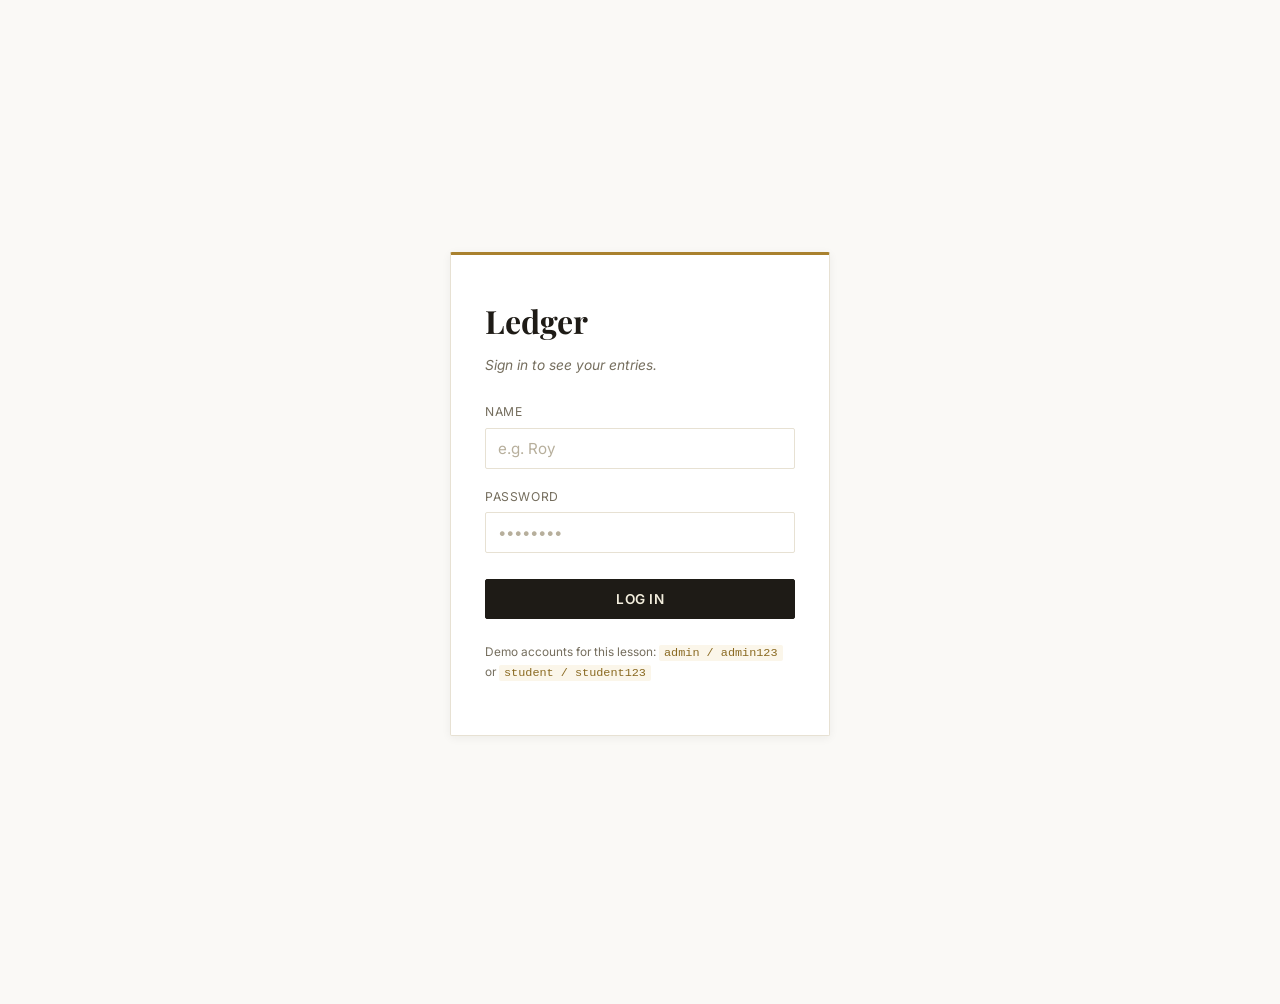
<file: login.html>
<!DOCTYPE html>
<html lang="en">
<head>
<meta charset="UTF-8">
<meta name="viewport" content="width=device-width, initial-scale=1.0">
<title>Login — Money Cash Tracker</title>
<link rel="preconnect" href="https://fonts.googleapis.com">
<link href="https://fonts.googleapis.com/css2?family=Playfair+Display:wght@600;700&family=Inter:wght@400;500;600&display=swap" rel="stylesheet">
<link rel="stylesheet" href="style.css">
</head>
<body>

  <div class="login-page">
    <div class="login-card">
      <h1 class="login-title">Ledger</h1>
      <p class="login-tagline">Sign in to see your entries.</p>

      <form id="loginForm">
        <div class="field">
          <label for="loginName">Name</label>
          <input type="text" id="loginName" name="loginName" placeholder="e.g. Roy" required autocomplete="username">
        </div>

        <div class="field">
          <label for="loginPassword">Password</label>
          <input type="password" id="loginPassword" name="loginPassword" placeholder="••••••••" required autocomplete="current-password">
        </div>

        <p id="loginError" class="login-error" hidden>Wrong name or password. Try again.</p>

        <button type="submit" class="btn-primary login-submit">Log in</button>
      </form>

      <p class="login-hint">
        Demo accounts for this lesson: <code>admin / admin123</code> or <code>student / student123</code>
      </p>
    </div>
  </div>

  <script src="login.js"></script>
</body>
</html>
</file>
<file: style.css>
/* ===================================================
   Ledger — Expense Tracker
   Executive theme: white / ivory with gold accents
   =================================================== */

:root {
  --bg: #FAF9F6;
  --panel: #FFFFFF;
  --rule: #E7E1D3;
  --rule-soft: #F1EDE2;
  --ink: #1E1B16;
  --ink-soft: #756E5E;
  --gold: #A9812E;
  --gold-deep: #8A6A22;
  --gold-bright: #C9A227;
  --burgundy: #7A2E2E;
  --focus: #8A6A22;
}

* { box-sizing: border-box; }

body {
  margin: 0;
  background: var(--bg);
  color: var(--ink);
  font-family: 'Inter', 'Helvetica Neue', Arial, sans-serif;
  font-size: 15px;
  line-height: 1.6;
  padding: 44px 20px 60px;
}

.page {
  max-width: 760px;
  margin: 0 auto;
}

/* ---------- Header ---------- */

.ledger-header {
  display: flex;
  justify-content: space-between;
  align-items: flex-end;
  flex-wrap: wrap;
  gap: 18px;
  border-bottom: 1px solid var(--rule);
  padding-bottom: 22px;
  margin-bottom: 32px;
  position: relative;
}

.ledger-header::after {
  content: "";
  position: absolute;
  left: 0;
  bottom: -1px;
  width: 64px;
  height: 3px;
  background: var(--gold);
}

.header-top h1 {
  font-family: 'Playfair Display', 'Georgia', serif;
  font-weight: 700;
  font-size: 2.3rem;
  margin: 0;
  letter-spacing: 0.3px;
  color: var(--ink);
}

.tagline {
  margin: 6px 0 0 0;
  color: var(--ink-soft);
  font-size: 0.9rem;
  font-style: italic;
}

.total-box {
  display: flex;
  flex-direction: column;
  align-items: flex-end;
  text-align: right;
  border: 1px solid var(--rule);
  border-top: 2px solid var(--gold);
  border-radius: 2px;
  padding: 10px 18px;
  background: var(--panel);
}

.total-label {
  font-size: 0.72rem;
  color: var(--ink-soft);
  text-transform: uppercase;
  letter-spacing: 1px;
}

.total-amount {
  font-family: 'Playfair Display', 'Georgia', serif;
  font-weight: 700;
  font-size: 1.7rem;
  color: var(--gold-deep);
}

/* ---------- Entry form ---------- */

.entry-form-section {
  background: var(--panel);
  border: 1px solid var(--rule);
  border-radius: 4px;
  padding: 26px 28px;
  margin-bottom: 36px;
  box-shadow: 0 1px 3px rgba(30,27,22,0.04);
}

.field-row {
  display: flex;
  gap: 16px;
  margin-bottom: 16px;
}

.field {
  flex: 1;
  display: flex;
  flex-direction: column;
}

.field-amount {
  max-width: 160px;
}

label {
  font-size: 0.76rem;
  color: var(--ink-soft);
  margin-bottom: 6px;
  text-transform: uppercase;
  letter-spacing: 0.6px;
}

input, select {
  font-family: 'Inter', Arial, sans-serif;
  font-size: 0.95rem;
  padding: 10px 12px;
  border: 1px solid var(--rule);
  border-radius: 2px;
  background: #FFFFFF;
  color: var(--ink);
}

input::placeholder { color: #B7AF9C; }

input:focus, select:focus {
  outline: none;
  border-color: var(--gold);
  box-shadow: 0 0 0 1px var(--gold);
}

.form-actions {
  display: flex;
  align-items: center;
  gap: 18px;
  margin-top: 6px;
}

.btn-primary {
  background: var(--ink);
  color: #F3EEDD;
  border: 1px solid var(--ink);
  padding: 11px 24px;
  border-radius: 2px;
  font-size: 0.85rem;
  cursor: pointer;
  font-family: 'Inter', Arial, sans-serif;
  font-weight: 600;
  letter-spacing: 0.5px;
  text-transform: uppercase;
  transition: background 0.15s ease, color 0.15s ease, border-color 0.15s ease;
}

.btn-primary:hover {
  background: var(--gold);
  border-color: var(--gold);
  color: #1E1B16;
}

.btn-text {
  background: none;
  border: none;
  color: var(--ink-soft);
  font-size: 0.82rem;
  cursor: pointer;
  text-decoration: underline;
  padding: 0;
  font-family: 'Inter', Arial, sans-serif;
}

.btn-text:hover { color: var(--gold-deep); }

/* ---------- Entries list ---------- */

.entries-heading {
  display: grid;
  grid-template-columns: 90px 1fr 110px 100px 100px;
  gap: 10px;
  font-size: 0.72rem;
  color: var(--ink-soft);
  padding: 0 6px 10px;
  border-bottom: 2px solid var(--ink);
  text-transform: uppercase;
  letter-spacing: 0.8px;
}

.entry-row {
  display: grid;
  grid-template-columns: 90px 1fr 110px 100px 100px;
  gap: 10px;
  align-items: center;
  padding: 14px 6px;
  border-bottom: 1px solid var(--rule-soft);
  transition: background 0.15s ease;
}

.entry-row:hover {
  background: #FBF8F0;
}

.entry-row .entry-date {
  font-size: 0.82rem;
  color: var(--ink-soft);
}

.entry-row .entry-title {
  font-weight: 500;
  color: var(--ink);
}

.entry-row .entry-category {
  font-size: 0.78rem;
  color: var(--gold-deep);
  text-transform: uppercase;
  letter-spacing: 0.4px;
}

.align-right { text-align: right; }

.entry-amount {
  text-align: right;
  color: var(--burgundy);
  font-family: 'Playfair Display', 'Georgia', serif;
  font-weight: 600;
  font-size: 0.98rem;
}

.entry-actions {
  display: flex;
  gap: 12px;
  justify-content: flex-end;
}

.entry-actions button {
  background: none;
  border: none;
  font-size: 0.76rem;
  color: var(--ink-soft);
  cursor: pointer;
  text-decoration: underline;
  padding: 0;
  font-family: 'Inter', Arial, sans-serif;
}

.entry-actions button.delete-btn:hover { color: var(--burgundy); }
.entry-actions button.edit-btn:hover { color: var(--gold-deep); }

.empty-state {
  padding: 34px 6px;
  color: var(--ink-soft);
  font-size: 0.9rem;
  text-align: center;
  font-style: italic;
}

/* ---------- Footer ---------- */

.page-footer {
  margin-top: 44px;
  border-top: 1px solid var(--rule);
  padding-top: 16px;
  font-size: 0.78rem;
  color: var(--ink-soft);
}

/* ---------- Responsive ---------- */

@media (max-width: 640px) {
  .entries-heading { display: none; }

  .entry-row {
    grid-template-columns: 1fr;
    gap: 4px;
    padding: 16px 6px;
  }

  .entry-row .entry-date { order: 1; }
  .entry-row .entry-title { order: 2; }
  .entry-row .entry-category { order: 3; }
  .entry-amount { order: 4; text-align: left; }
  .entry-actions { order: 5; justify-content: flex-start; margin-top: 4px; }

  .field-row { flex-direction: column; gap: 14px; }
  .field-amount { max-width: none; }

  .ledger-header { align-items: flex-start; }
  .total-box { align-items: flex-start; text-align: left; }
}

/* ---------- Reduced motion / accessibility ---------- */

@media (prefers-reduced-motion: reduce) {
  * { transition: none !important; }
}

/* ---------- Login page ---------- */

.login-page {
  min-height: 100vh;
  display: flex;
  align-items: center;
  justify-content: center;
}

.login-card {
  width: 100%;
  max-width: 380px;
  background: var(--panel);
  border: 1px solid var(--rule);
  border-top: 3px solid var(--gold);
  border-radius: 2px;
  padding: 40px 34px;
  box-shadow: 0 2px 10px rgba(30,27,22,0.06);
}

.login-title {
  font-family: 'Playfair Display', 'Georgia', serif;
  font-weight: 700;
  font-size: 2rem;
  color: var(--ink);
  margin: 0;
}

.login-tagline {
  color: var(--ink-soft);
  font-size: 0.86rem;
  font-style: italic;
  margin: 8px 0 26px 0;
}

.login-card .field {
  margin-bottom: 18px;
}

.login-submit {
  width: 100%;
  margin-top: 8px;
}

.login-error {
  color: var(--burgundy);
  font-size: 0.82rem;
  margin: -8px 0 16px 0;
}

.login-hint {
  margin-top: 24px;
  font-size: 0.74rem;
  color: var(--ink-soft);
  line-height: 1.6;
}

.login-hint code {
  color: var(--gold-deep);
  background: #FBF6EA;
  padding: 1px 5px;
  border-radius: 2px;
  font-family: 'Courier New', monospace;
}

/* ---------- User bar (on the main app page) ---------- */

.user-bar {
  display: flex;
  justify-content: flex-end;
  align-items: center;
  gap: 14px;
  font-size: 0.8rem;
  color: var(--ink-soft);
  margin-bottom: 16px;
}

.user-bar .user-name {
  color: var(--gold-deep);
  font-weight: 600;
}

.logout-btn {
  background: none;
  border: none;
  color: var(--ink-soft);
  font-size: 0.78rem;
  cursor: pointer;
  text-decoration: underline;
  padding: 0;
  font-family: 'Inter', Arial, sans-serif;
}

.logout-btn:hover { color: var(--burgundy); }
</file>
